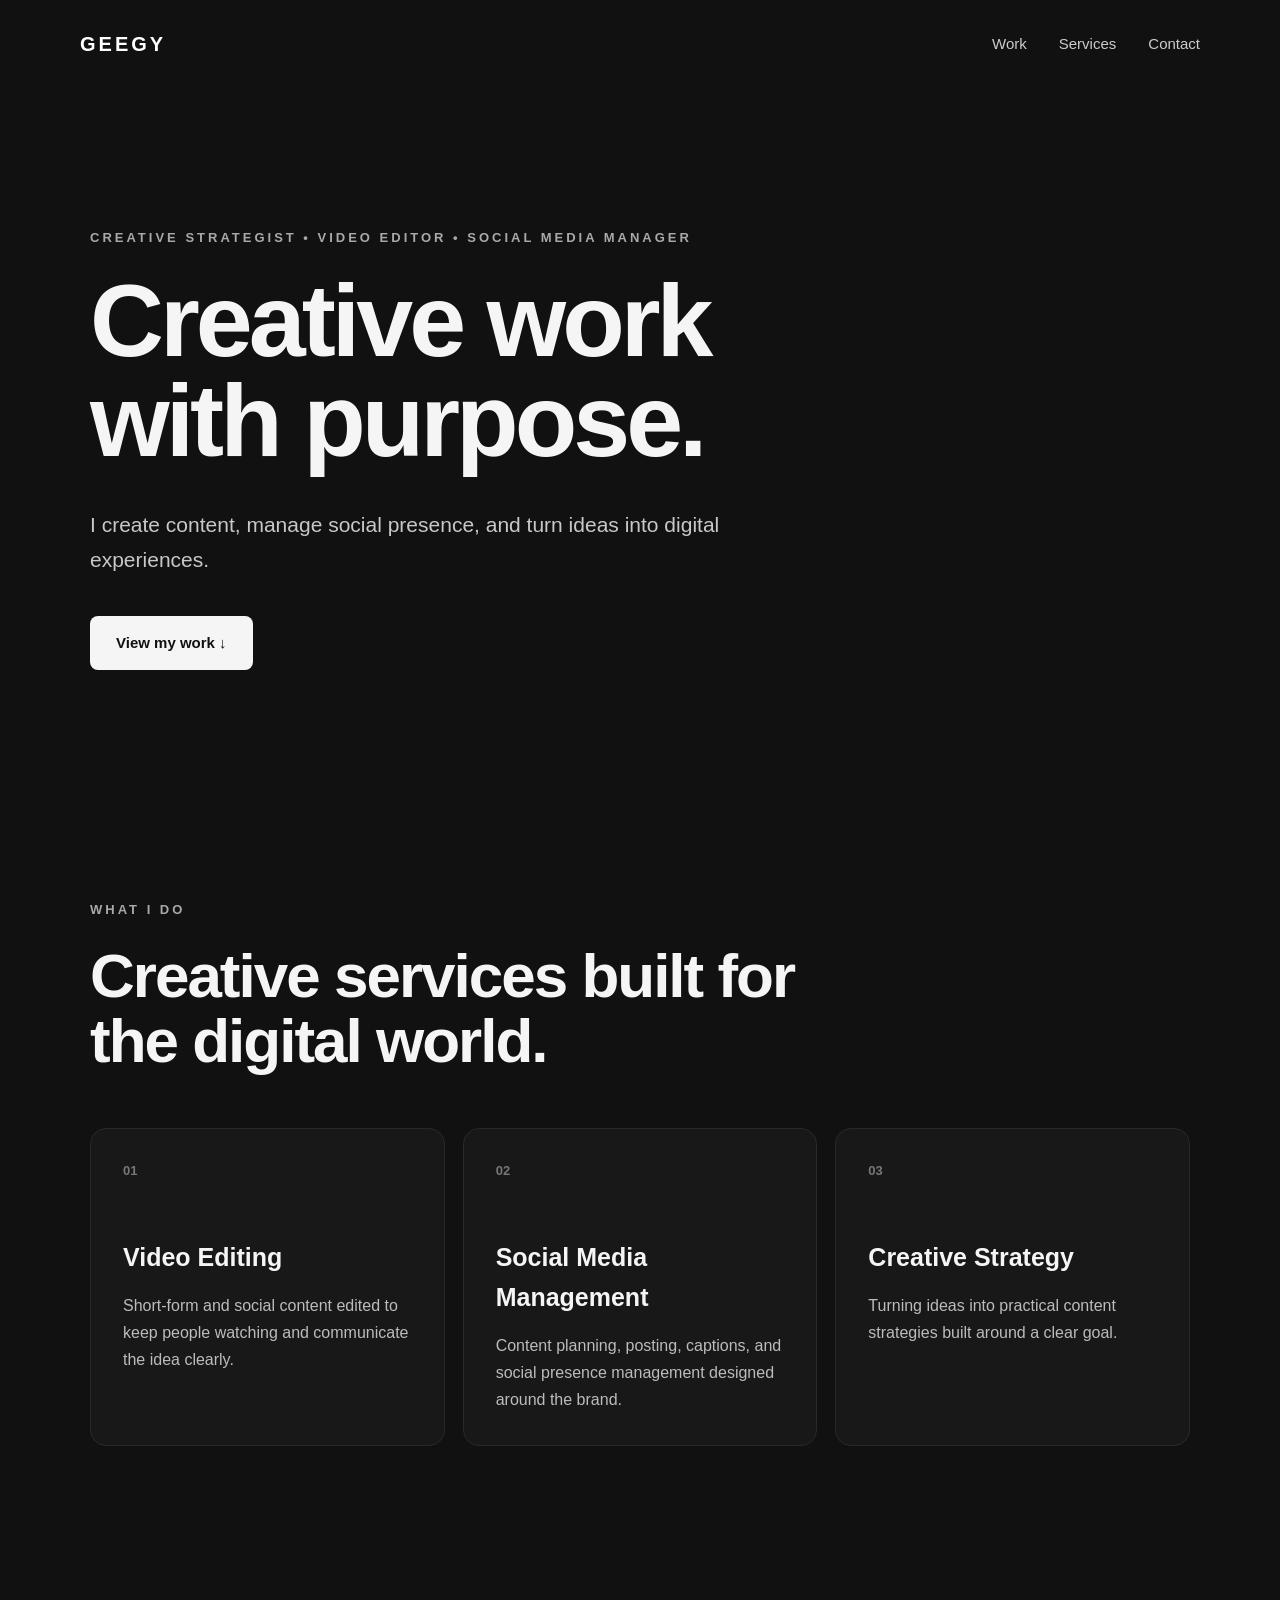
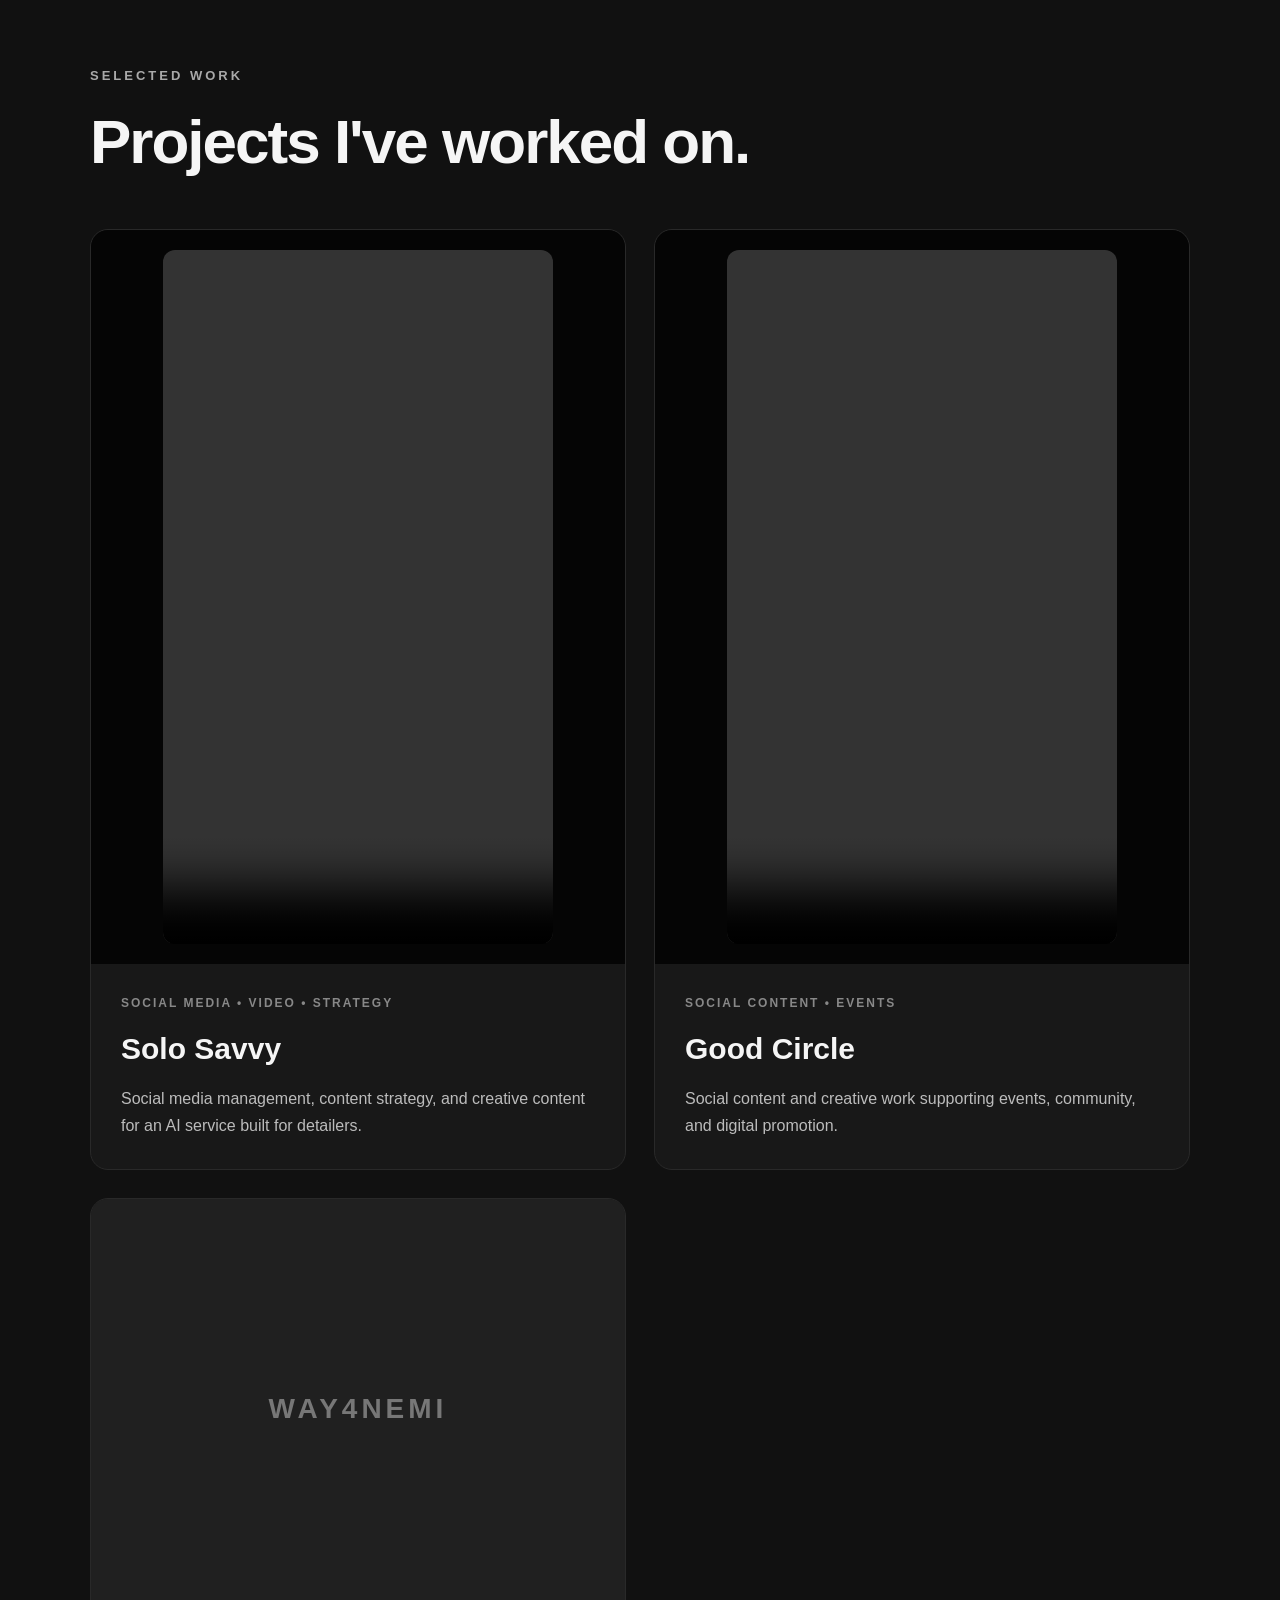
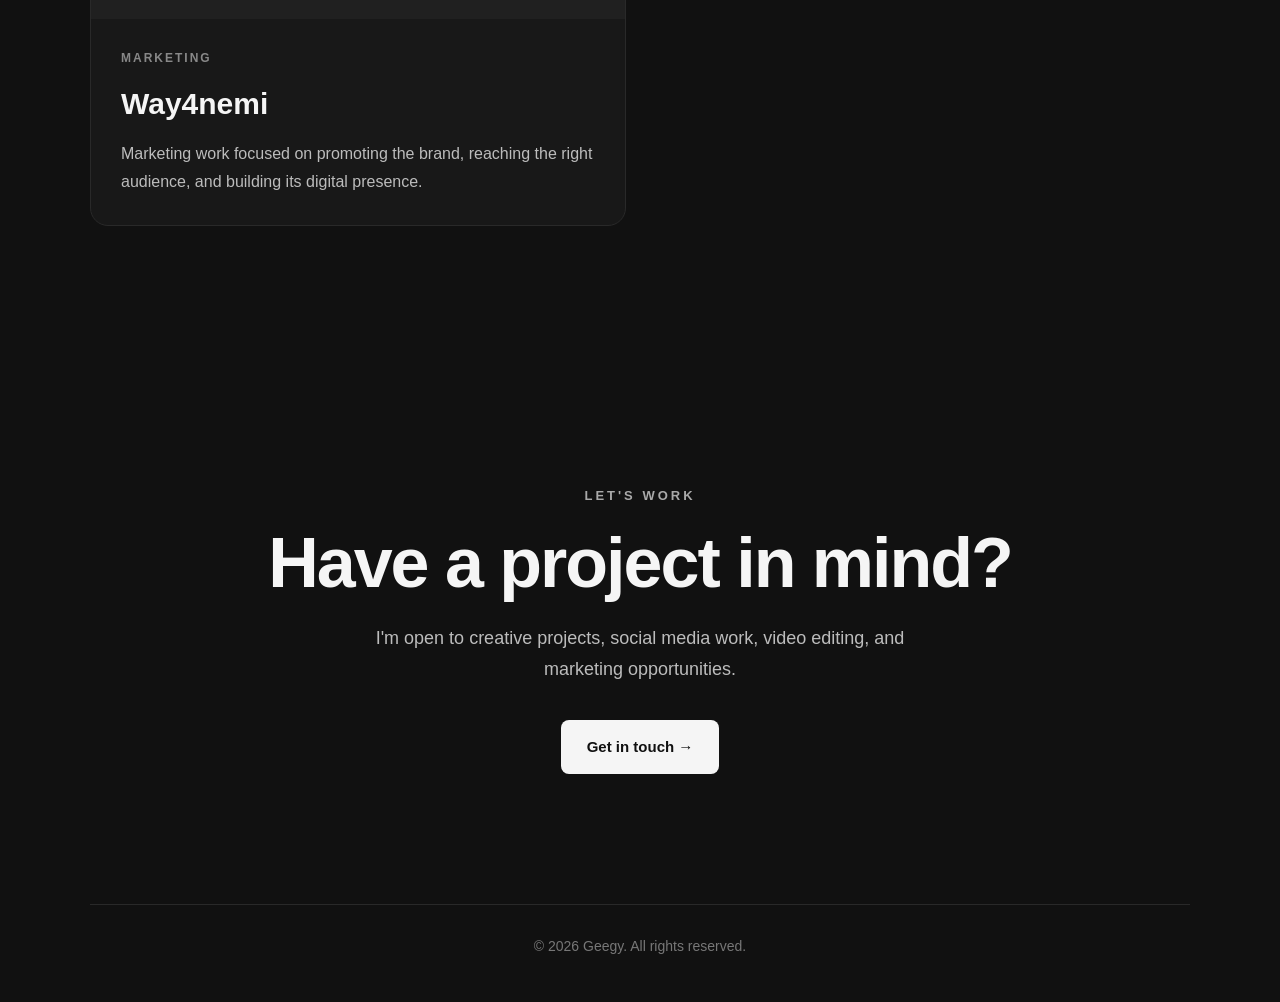
<file: index.html>
<!DOCTYPE html>
<html lang="en">
<head>
    <meta charset="UTF-8">
    <meta name="viewport" content="width=device-width, initial-scale=1.0">
    <title>Geegy — Creative Strategist & Video Editor</title>
    <link rel="stylesheet" href="style.css">
</head>

<body>

    <!-- NAVIGATION -->
    <header class="navbar">
        <a href="#" class="logo">GEEGY</a>

        <nav>
            <a href="#work">Work</a>
            <a href="#services">Services</a>
            <a href="#contact">Contact</a>
        </nav>
    </header>


    <!-- HERO -->
    <main>

        <section class="hero">
            <p class="eyebrow">CREATIVE STRATEGIST • VIDEO EDITOR • SOCIAL MEDIA MANAGER</p>

            <h1>
                Creative work<br>
                with purpose.
            </h1>

            <p class="intro">
                I create content, manage social presence, and turn ideas
                into digital experiences.
            </p>

            <a href="#work" class="hero-button">View my work ↓</a>
        </section>


        <!-- SERVICES -->
        <section class="services" id="services">

            <p class="eyebrow">WHAT I DO</p>

            <h2>Creative services built for the digital world.</h2>

            <div class="service-list">

                <div class="service">
                    <span>01</span>
                    <h3>Video Editing</h3>
                    <p>
                        Short-form and social content edited to keep people
                        watching and communicate the idea clearly.
                    </p>
                </div>

                <div class="service">
                    <span>02</span>
                    <h3>Social Media Management</h3>
                    <p>
                        Content planning, posting, captions, and social
                        presence management designed around the brand.
                    </p>
                </div>

                <div class="service">
                    <span>03</span>
                    <h3>Creative Strategy</h3>
                    <p>
                        Turning ideas into practical content strategies
                        built around a clear goal.
                    </p>
                </div>

            </div>
        </section>


        <!-- SELECTED WORK -->
        <section class="work" id="work">

            <p class="eyebrow">SELECTED WORK</p>

            <h2>Projects I've worked on.</h2>

            <div class="work-grid">

                <!-- SOLO SAVVY -->
                <article class="project">

                    <div class="video-wrapper">
                        <video controls playsinline preload="metadata">
                            <source src="https://res.cloudinary.com/dhjc4ovk/video/upload/v1789805430/solo-savvy.mp4" type="video/mp4">
                        </video>
                    </div>

                    <div class="project-info">
                        <p class="project-type">SOCIAL MEDIA • VIDEO • STRATEGY</p>

                        <h3>Solo Savvy</h3>

                        <p>
                            Social media management, content strategy, and
                            creative content for an AI service built for
                            detailers.
                        </p>
                    </div>

                </article>


                <!-- GOOD CIRCLE -->
                <article class="project">

                    <div class="video-wrapper">
                        <video controls playsinline preload="metadata">
                            <source
                                src="https://res.cloudinary.com/dhjc4ovk/video/upload/v1789803639/good-circle.mp4"
                                type="video/mp4">
                            Your browser does not support video.
                        </video>
                    </div>

                    <div class="project-info">
                        <p class="project-type">SOCIAL CONTENT • EVENTS</p>

                        <h3>Good Circle</h3>

                        <p>
                            Social content and creative work supporting
                            events, community, and digital promotion.
                        </p>
                    </div>

                </article>


                <!-- WAY4NEMI -->
                <article class="project project-text-only">

                    <div class="project-placeholder">
                        <span>WAY4NEMI</span>
                    </div>

                    <div class="project-info">
                        <p class="project-type">MARKETING</p>

                        <h3>Way4nemi</h3>

                        <p>
                            Marketing work focused on promoting the brand,
                            reaching the right audience, and building its
                            digital presence.
                        </p>
                    </div>

                </article>

            </div>

        </section>


        <!-- CONTACT -->
        <section class="contact" id="contact">

            <p class="eyebrow">LET'S WORK</p>

            <h2>Have a project in mind?</h2>

            <p>
                I'm open to creative projects, social media work,
                video editing, and marketing opportunities.
            </p>

            <a
                href="mailto:giftgathendeh@gmail.com"
                class="contact-button">
                Get in touch →
            </a>

        </section>

    </main>


    <!-- FOOTER -->
    <footer>
        <p>© 2026 Geegy. All rights reserved.</p>
    </footer>

</body>
</html>
</file>
<file: style.css>
/* =========================
   RESET
========================= */

* {
    box-sizing: border-box;
    margin: 0;
    padding: 0;
}

html {
    scroll-behavior: smooth;
}

body {
    font-family: Arial, Helvetica, sans-serif;
    background: #111111;
    color: #f5f5f5;
    line-height: 1.6;
}


/* =========================
   NAVIGATION
========================= */

.navbar {
    width: 100%;
    max-width: 1200px;
    margin: 0 auto;
    padding: 28px 40px;

    display: flex;
    align-items: center;
    justify-content: space-between;
}

.logo {
    color: #ffffff;
    text-decoration: none;
    font-size: 20px;
    font-weight: 800;
    letter-spacing: 3px;
}

.navbar nav {
    display: flex;
    gap: 32px;
}

.navbar nav a {
    color: #cccccc;
    text-decoration: none;
    font-size: 15px;
    transition: color 0.2s ease;
}

.navbar nav a:hover {
    color: #ffffff;
}


/* =========================
   GENERAL
========================= */

main {
    overflow: hidden;
}

section {
    width: min(1100px, calc(100% - 48px));
    margin-left: auto;
    margin-right: auto;
}

.eyebrow {
    color: #a9a9a9;
    font-size: 13px;
    font-weight: 700;
    letter-spacing: 3px;
    margin-bottom: 22px;
}


/* =========================
   HERO
========================= */

.hero {
    min-height: 78vh;
    padding: 130px 0 110px;

    display: flex;
    flex-direction: column;
    justify-content: center;
}

.hero h1 {
    max-width: 900px;
    font-size: clamp(58px, 8vw, 105px);
    line-height: 0.98;
    letter-spacing: -4px;
    margin-bottom: 35px;
}

.intro {
    max-width: 650px;
    color: #c8c8c8;
    font-size: 21px;
    line-height: 1.7;
    margin-bottom: 38px;
}

.hero-button,
.contact-button {
    display: inline-block;
    width: fit-content;

    padding: 15px 26px;

    background: #f5f5f5;
    color: #111111;

    border-radius: 8px;
    text-decoration: none;
    font-size: 15px;
    font-weight: 700;

    transition: transform 0.2s ease, background 0.2s ease;
}

.hero-button:hover,
.contact-button:hover {
    transform: translateY(-3px);
    background: #ffffff;
}


/* =========================
   SERVICES
========================= */

.services {
    padding: 110px 0;
}

.services h2,
.work h2 {
    max-width: 800px;
    font-size: clamp(38px, 5vw, 62px);
    line-height: 1.05;
    letter-spacing: -2px;
    margin-bottom: 55px;
}

.service-list {
    display: grid;
    grid-template-columns: repeat(3, 1fr);
    gap: 18px;
}

.service {
    min-height: 280px;
    padding: 32px;

    background: #181818;
    border: 1px solid #292929;
    border-radius: 16px;

    transition: transform 0.2s ease, border-color 0.2s ease;
}

.service:hover {
    transform: translateY(-5px);
    border-color: #555555;
}

.service span {
    display: block;
    color: #777777;
    font-size: 13px;
    font-weight: 700;
    margin-bottom: 55px;
}

.service h3 {
    font-size: 25px;
    margin-bottom: 15px;
}

.service p {
    color: #bcbcbc;
    font-size: 16px;
    line-height: 1.7;
}


/* =========================
   WORK
========================= */

.work {
    padding: 110px 0;
}

.work-grid {
    display: grid;
    grid-template-columns: repeat(2, 1fr);
    gap: 28px;
}

.project {
    overflow: hidden;

    background: #181818;
    border: 1px solid #292929;
    border-radius: 18px;

    transition: transform 0.2s ease, border-color 0.2s ease;
}

.project:hover {
    transform: translateY(-6px);
    border-color: #555555;
}


/* =========================
   VIDEOS
========================= */

.video-wrapper {
    width: 100%;
    background: #050505;
    padding: 20px;
}

.project video {
    width: 100%;
    max-width: 390px;
    aspect-ratio: 9 / 16;

    display: block;
    margin: 0 auto;

    object-fit: cover;

    border-radius: 12px;
    background: #000000;
}


/* =========================
   PROJECT INFO
========================= */

.project-info {
    padding: 30px;
}

.project-type {
    color: #888888;
    font-size: 12px;
    font-weight: 700;
    letter-spacing: 2px;
    margin-bottom: 12px;
}

.project h3 {
    font-size: 30px;
    margin-bottom: 12px;
}

.project-info p:last-child {
    color: #bcbcbc;
    font-size: 16px;
    line-height: 1.7;
}


/* =========================
   WAY4NEMI
========================= */

.project-text-only {
    display: flex;
    flex-direction: column;
}

.project-placeholder {
    min-height: 420px;

    display: flex;
    align-items: center;
    justify-content: center;

    background: #202020;

    color: #777777;
    font-size: 28px;
    font-weight: 800;
    letter-spacing: 4px;
}


/* =========================
   CONTACT
========================= */

.contact {
    padding: 150px 0 130px;
    text-align: center;
}

.contact h2 {
    font-size: clamp(42px, 6vw, 70px);
    line-height: 1;
    letter-spacing: -2px;
    margin: 20px auto 25px;
}

.contact p:not(.eyebrow) {
    max-width: 600px;
    margin: 0 auto 35px;

    color: #bcbcbc;
    font-size: 18px;
    line-height: 1.7;
}


/* =========================
   FOOTER
========================= */

footer {
    width: min(1100px, calc(100% - 48px));
    margin: 0 auto;

    padding: 30px 0 45px;

    border-top: 1px solid #292929;

    text-align: center;
}

footer p {
    color: #777777;
    font-size: 14px;
}


/* =========================
   MOBILE
========================= */

@media (max-width: 800px) {

    .navbar {
        padding: 22px 24px;
    }

    .navbar nav {
        gap: 18px;
    }

    .navbar nav a {
        font-size: 14px;
    }

    section {
        width: min(100% - 36px, 600px);
    }

    .hero {
        min-height: 75vh;
        padding: 90px 0;
    }

    .hero h1 {
        font-size: clamp(52px, 15vw, 78px);
        letter-spacing: -3px;
    }

    .intro {
        font-size: 18px;
    }

    .services,
    .work {
        padding: 80px 0;
    }

    .service-list,
    .work-grid {
        grid-template-columns: 1fr;
    }

    .service {
        min-height: auto;
    }

    .service span {
        margin-bottom: 35px;
    }

    .project video {
        max-width: 330px;
    }

    .project-placeholder {
        min-height: 300px;
    }

    .contact {
        padding: 100px 0;
    }
}


/* =========================
   SMALL PHONES
========================= */

@media (max-width: 480px) {

    .navbar {
        padding: 20px 18px;
    }

    .logo {
        font-size: 17px;
    }

    .navbar nav {
        gap: 14px;
    }

    .navbar nav a {
        font-size: 13px;
    }

    section {
        width: calc(100% - 28px);
    }

    .hero {
        padding: 75px 0;
    }

    .hero h1 {
        font-size: 52px;
    }

    .eyebrow {
        font-size: 11px;
        letter-spacing: 2px;
    }

    .services h2,
    .work h2 {
        font-size: 40px;
    }

    .project-info {
        padding: 24px;
    }
}
</file>
